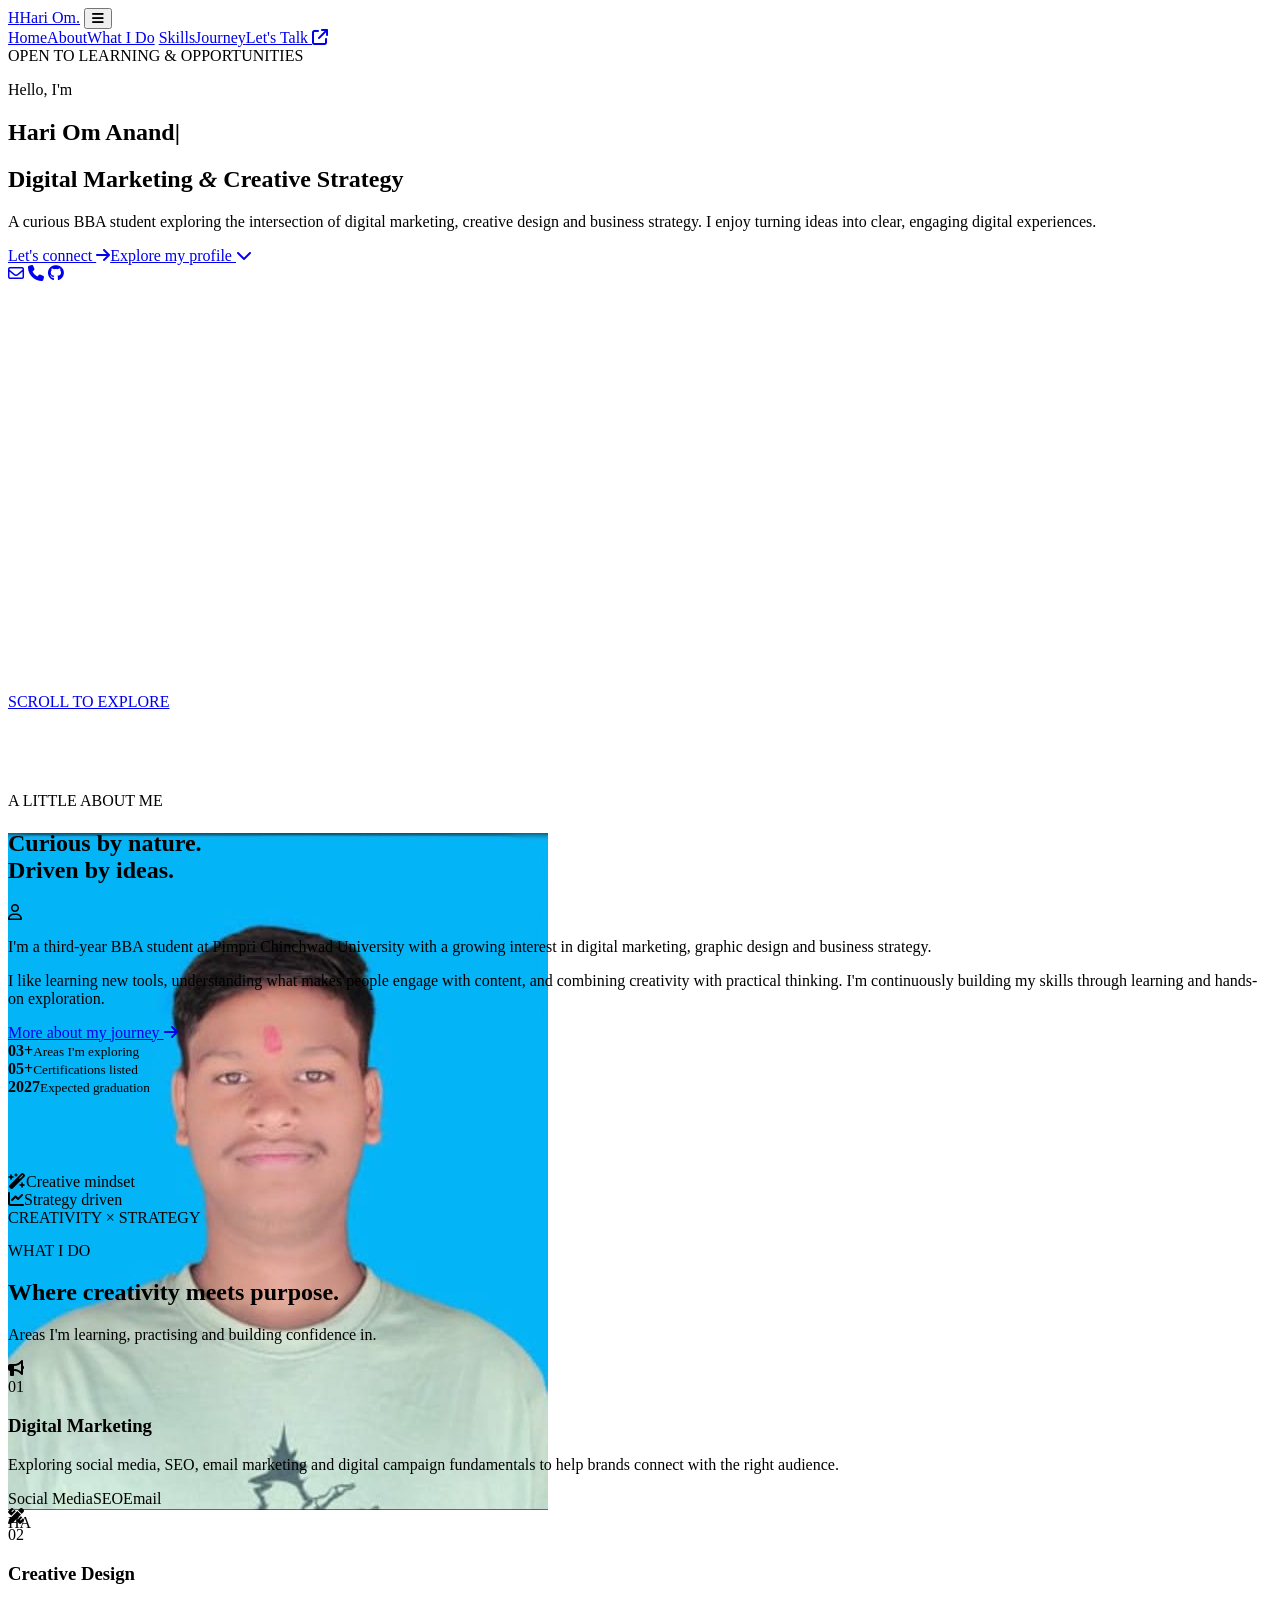
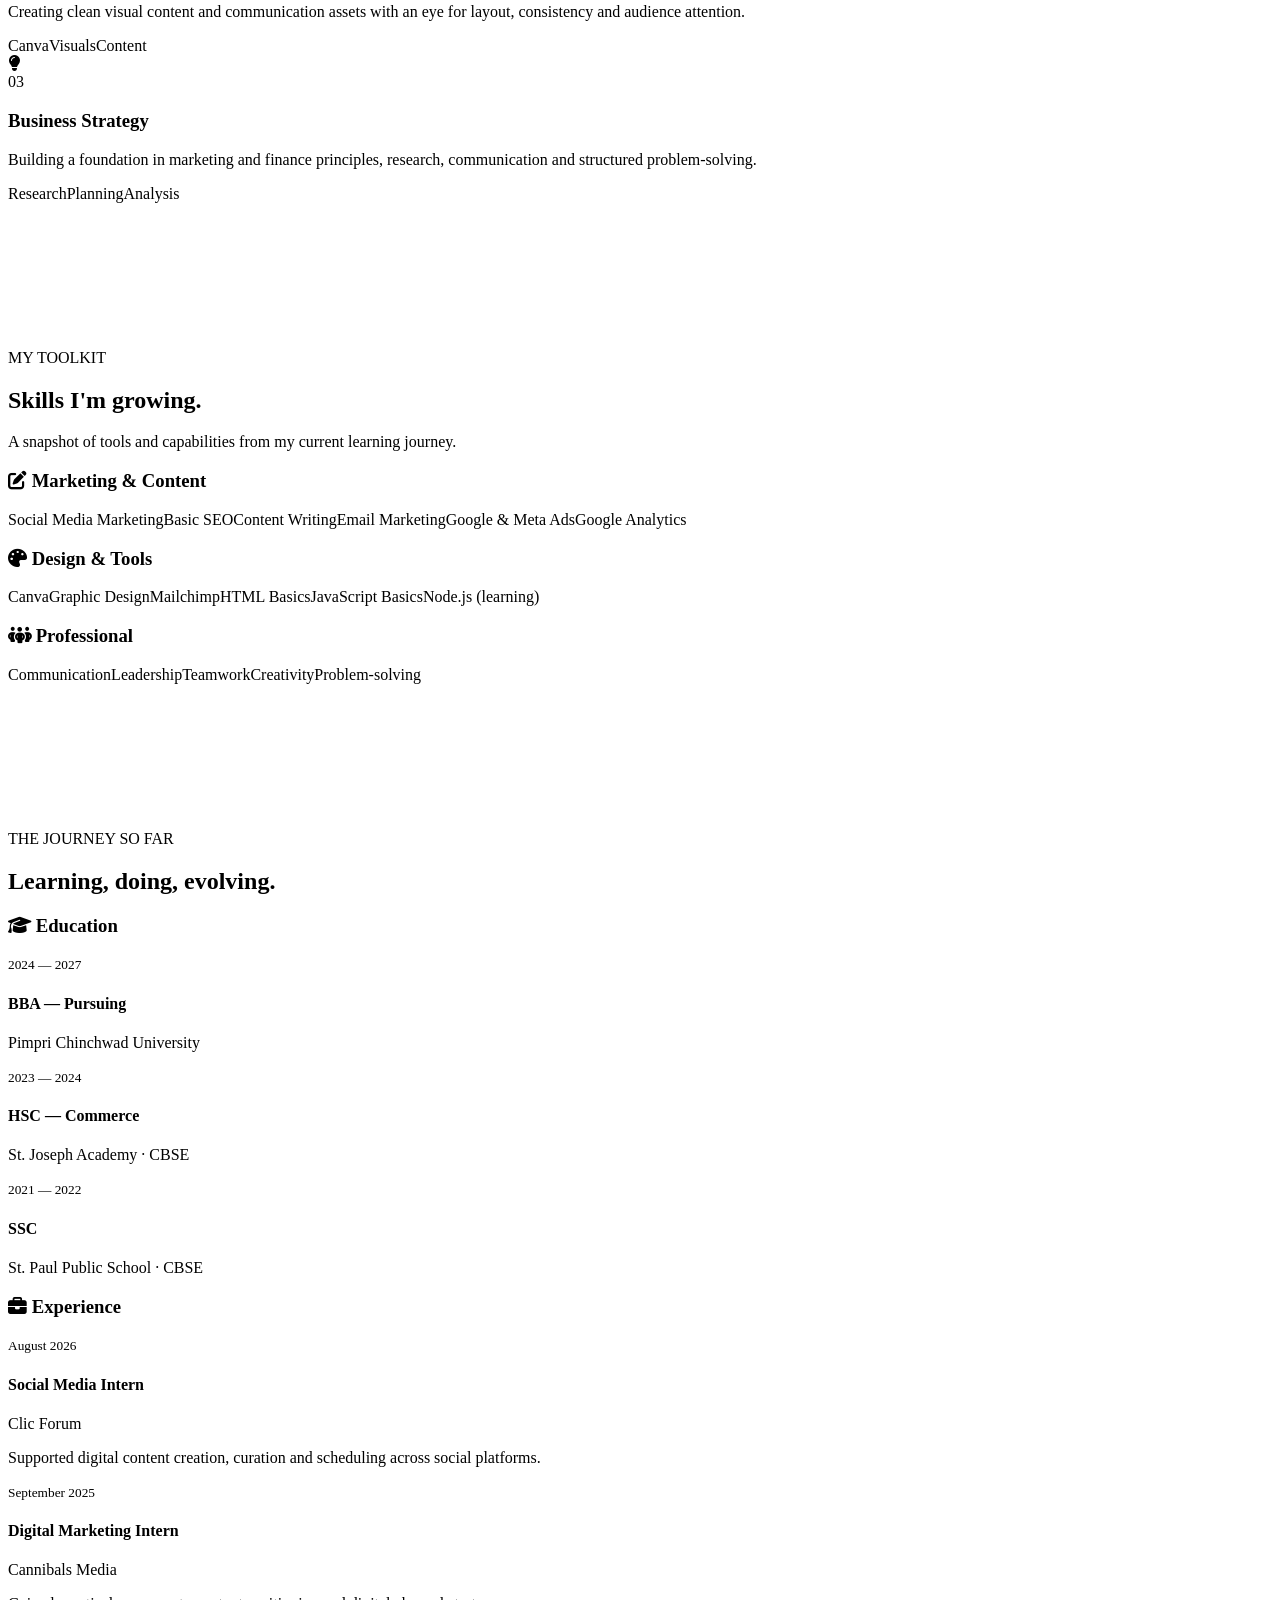
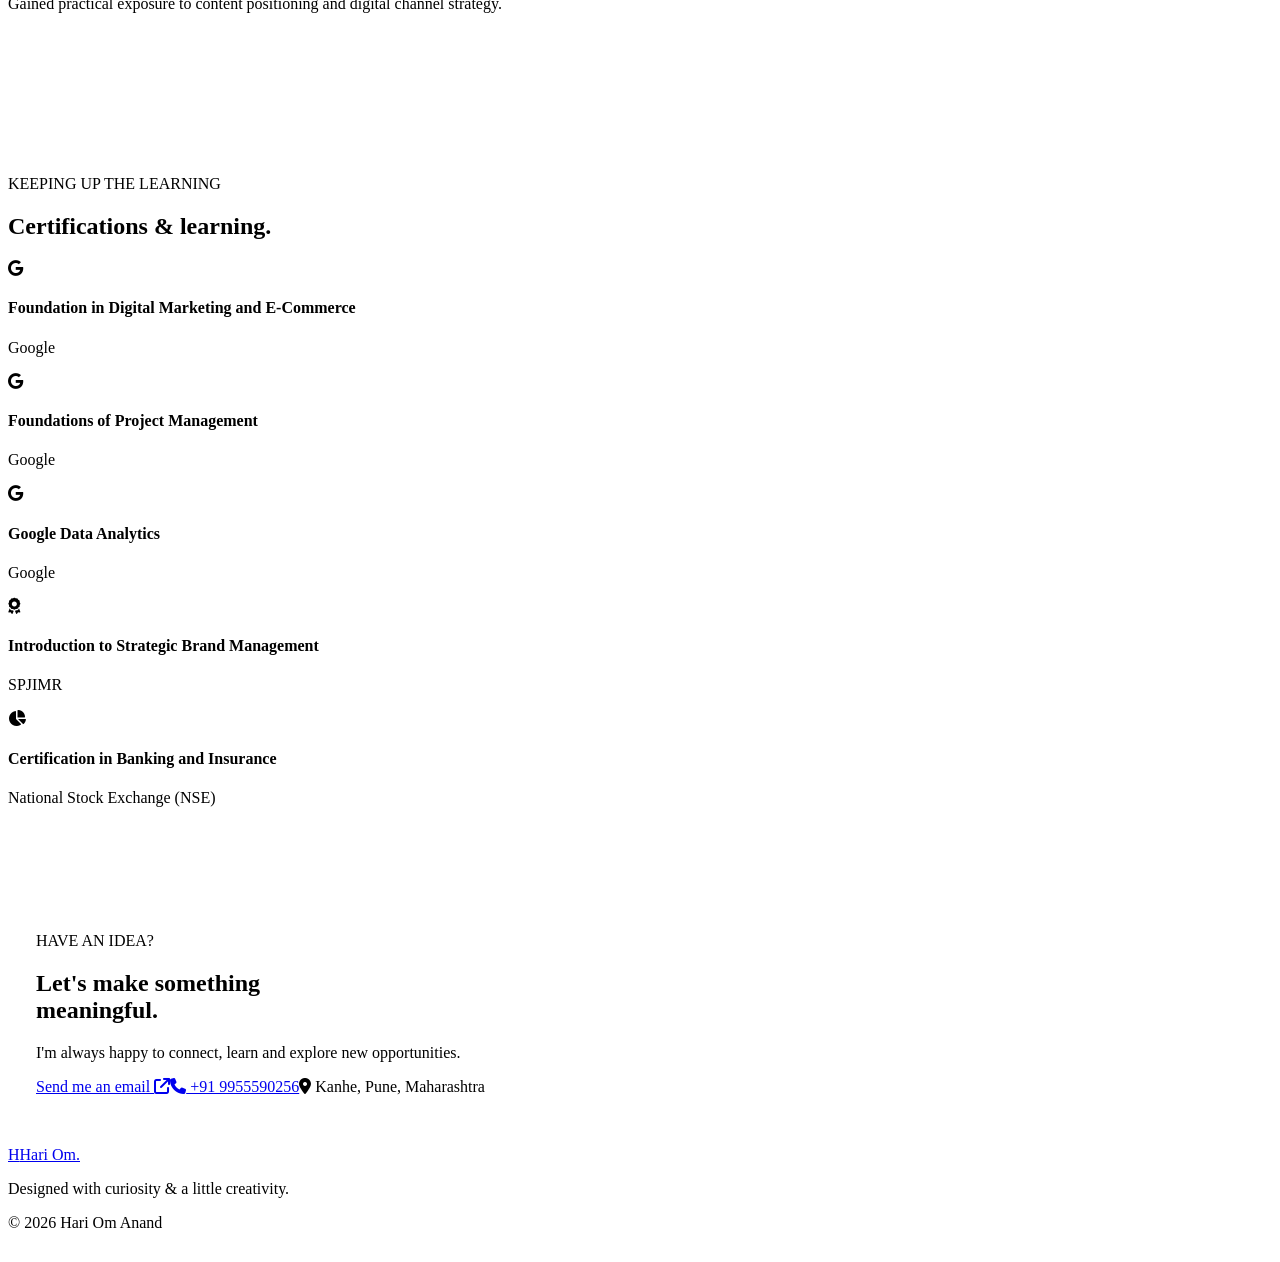
<file: index.html>
<!DOCTYPE html>
<html lang="en">
<head>
  <meta charset="UTF-8">
  <meta name="viewport" content="width=device-width, initial-scale=1.0">
  <meta name="theme-color" content="#090711">
  <meta name="description" content="Hari Om Anand — Digital Marketing, Creative Design and Business Strategy.">
  <title>Hari Om Anand | Creative Digital Portfolio</title>
  <link rel="preconnect" href="https://fonts.googleapis.com">
  <link rel="preconnect" href="https://fonts.gstatic.com" crossorigin>
  <link href="https://fonts.googleapis.com/css2?family=DM+Sans:wght@400;500;600;700&family=Space+Grotesk:wght@400;500;600;700&display=swap" rel="stylesheet">
  <link rel="stylesheet" href="https://cdnjs.cloudflare.com/ajax/libs/font-awesome/6.5.2/css/all.min.css">
  <link rel="stylesheet" href="style.css">
</head>
<body>
  <div class="ambient ambient-one"></div><div class="ambient ambient-two"></div>
  <header class="topbar">
    <a class="brand" href="#home"><span class="brand-mark">H</span><span>Hari Om<span class="brand-accent">.</span></span></a>
    <button class="menu-toggle" aria-label="Toggle navigation" aria-expanded="false"><i class="fa-solid fa-bars"></i></button>
    <nav class="nav-links">
      <a href="#home" class="active">Home</a><a href="#about">About</a><a href="#services">What I Do</a>
      <a href="#skills">Skills</a><a href="#journey">Journey</a><a href="#contact" class="nav-cta">Let's Talk <i class="fa-solid fa-arrow-up-right-from-square"></i></a>
    </nav>
  </header>

  <main>
    <section class="hero section-wrap" id="home">
      <div class="hero-copy reveal">
        <div class="eyebrow"><span class="pulse"></span> OPEN TO LEARNING & OPPORTUNITIES</div>
        <p class="intro">Hello, I'm</p>
        <h1>Hari Om <span>Anand</span><b class="cursor">|</b></h1>
        <h2>Digital Marketing <em>&</em> Creative Strategy</h2>
        <p class="hero-text">A curious BBA student exploring the intersection of digital marketing, creative design and business strategy. I enjoy turning ideas into clear, engaging digital experiences.</p>
        <div class="hero-actions"><a class="button button-primary" href="#contact">Let's connect <i class="fa-solid fa-arrow-right"></i></a><a class="button button-ghost" href="#about">Explore my profile <i class="fa-solid fa-chevron-down"></i></a></div>
        <div class="social-row">
          <a href="mailto:anandhariom31@gmail.com" aria-label="Email"><i class="fa-regular fa-envelope"></i></a>
          <a href="tel:+919955590256" aria-label="Phone"><i class="fa-solid fa-phone"></i></a>
          <a href="https://github.com/hariom0256" target="_blank" rel="noreferrer" aria-label="GitHub"><i class="fa-brands fa-github"></i></a>
        </div>
      </div>
      <div class="hero-visual reveal">
        <div class="orbit orbit-a"></div><div class="orbit orbit-b"></div>
        <div class="portrait-frame"><img src="hariom image.jpg" alt="Portrait of Hari Om Anand" onerror="this.style.display='none';this.parentElement.classList.add('no-photo')"><span class="photo-fallback">HA</span></div>
        <div class="floating-note note-top"><i class="fa-solid fa-wand-magic-sparkles"></i><span>Creative mindset</span></div>
        <div class="floating-note note-bottom"><i class="fa-solid fa-chart-line"></i><span>Strategy driven</span></div>
        <div class="visual-caption">CREATIVITY <span>×</span> STRATEGY</div>
      </div>
      <a class="scroll-hint" href="#about"><span></span> SCROLL TO EXPLORE</a>
    </section>

    <section class="content-section section-wrap" id="about">
      <div class="section-heading reveal"><p class="kicker">A LITTLE ABOUT ME</p><h2>Curious by nature.<br><span>Driven by ideas.</span></h2></div>
      <div class="about-grid">
        <div class="about-card glass reveal"><div class="card-icon"><i class="fa-regular fa-user"></i></div><p>I'm a third-year BBA student at Pimpri Chinchwad University with a growing interest in digital marketing, graphic design and business strategy.</p><p>I like learning new tools, understanding what makes people engage with content, and combining creativity with practical thinking. I'm continuously building my skills through learning and hands-on exploration.</p><a class="text-link" href="#journey">More about my journey <i class="fa-solid fa-arrow-right"></i></a></div>
        <div class="stats-grid reveal"><div class="stat-card"><strong>03<span>+</span></strong><small>Areas I'm exploring</small></div><div class="stat-card"><strong>05<span>+</span></strong><small>Certifications listed</small></div><div class="stat-card stat-wide"><strong>2027</strong><small>Expected graduation</small></div></div>
      </div>
    </section>

    <section class="content-section section-wrap" id="services">
      <div class="section-heading reveal"><p class="kicker">WHAT I DO</p><h2>Where creativity meets <span>purpose.</span></h2><p class="section-subtitle">Areas I'm learning, practising and building confidence in.</p></div>
      <div class="service-grid">
        <article class="service-card reveal"><div class="service-icon"><i class="fa-solid fa-bullhorn"></i></div><span class="card-number">01</span><h3>Digital Marketing</h3><p>Exploring social media, SEO, email marketing and digital campaign fundamentals to help brands connect with the right audience.</p><div class="mini-tags"><span>Social Media</span><span>SEO</span><span>Email</span></div></article>
        <article class="service-card reveal"><div class="service-icon"><i class="fa-solid fa-pen-ruler"></i></div><span class="card-number">02</span><h3>Creative Design</h3><p>Creating clean visual content and communication assets with an eye for layout, consistency and audience attention.</p><div class="mini-tags"><span>Canva</span><span>Visuals</span><span>Content</span></div></article>
        <article class="service-card reveal"><div class="service-icon"><i class="fa-solid fa-lightbulb"></i></div><span class="card-number">03</span><h3>Business Strategy</h3><p>Building a foundation in marketing and finance principles, research, communication and structured problem-solving.</p><div class="mini-tags"><span>Research</span><span>Planning</span><span>Analysis</span></div></article>
      </div>
    </section>

    <section class="content-section section-wrap" id="skills">
      <div class="section-heading reveal"><p class="kicker">MY TOOLKIT</p><h2>Skills I'm <span>growing.</span></h2><p class="section-subtitle">A snapshot of tools and capabilities from my current learning journey.</p></div>
      <div class="skills-panel glass reveal">
        <div class="skill-group"><h3><i class="fa-solid fa-pen-to-square"></i> Marketing & Content</h3><div class="skill-pills"><span>Social Media Marketing</span><span>Basic SEO</span><span>Content Writing</span><span>Email Marketing</span><span>Google & Meta Ads</span><span>Google Analytics</span></div></div>
        <div class="skill-group"><h3><i class="fa-solid fa-palette"></i> Design & Tools</h3><div class="skill-pills"><span>Canva</span><span>Graphic Design</span><span>Mailchimp</span><span>HTML Basics</span><span>JavaScript Basics</span><span>Node.js (learning)</span></div></div>
        <div class="skill-group"><h3><i class="fa-solid fa-people-group"></i> Professional</h3><div class="skill-pills"><span>Communication</span><span>Leadership</span><span>Teamwork</span><span>Creativity</span><span>Problem-solving</span></div></div>
      </div>
    </section>

    <section class="content-section section-wrap" id="journey">
      <div class="section-heading reveal"><p class="kicker">THE JOURNEY SO FAR</p><h2>Learning, doing, <span>evolving.</span></h2></div>
      <div class="journey-grid">
        <div class="glass journey-column reveal"><h3><i class="fa-solid fa-graduation-cap"></i> Education</h3>
          <div class="timeline-item"><span class="timeline-dot"></span><small>2024 — 2027</small><h4>BBA — Pursuing</h4><p>Pimpri Chinchwad University</p></div>
          <div class="timeline-item"><span class="timeline-dot"></span><small>2023 — 2024</small><h4>HSC — Commerce</h4><p>St. Joseph Academy · CBSE</p></div>
          <div class="timeline-item"><span class="timeline-dot"></span><small>2021 — 2022</small><h4>SSC</h4><p>St. Paul Public School · CBSE</p></div>
        </div>
        <div class="glass journey-column reveal"><h3><i class="fa-solid fa-briefcase"></i> Experience</h3>
          <div class="timeline-item"><span class="timeline-dot"></span><small>August 2026</small><h4>Social Media Intern</h4><p>Clic Forum</p><p class="detail">Supported digital content creation, curation and scheduling across social platforms.</p></div>
          <div class="timeline-item"><span class="timeline-dot"></span><small>September 2025</small><h4>Digital Marketing Intern</h4><p>Cannibals Media</p><p class="detail">Gained practical exposure to content positioning and digital channel strategy.</p></div>
        </div>
      </div>
    </section>

    <section class="content-section section-wrap" id="certifications">
      <div class="section-heading reveal"><p class="kicker">KEEPING UP THE LEARNING</p><h2>Certifications & <span>learning.</span></h2></div>
      <div class="cert-grid">
        <div class="cert-card reveal"><i class="fa-brands fa-google"></i><div><h4>Foundation in Digital Marketing and E-Commerce</h4><p>Google</p></div></div>
        <div class="cert-card reveal"><i class="fa-brands fa-google"></i><div><h4>Foundations of Project Management</h4><p>Google</p></div></div>
        <div class="cert-card reveal"><i class="fa-brands fa-google"></i><div><h4>Google Data Analytics</h4><p>Google</p></div></div>
        <div class="cert-card reveal"><i class="fa-solid fa-award"></i><div><h4>Introduction to Strategic Brand Management</h4><p>SPJIMR</p></div></div>
        <div class="cert-card reveal"><i class="fa-solid fa-chart-pie"></i><div><h4>Certification in Banking and Insurance</h4><p>National Stock Exchange (NSE)</p></div></div>
      </div>
    </section>

    <section class="contact-section section-wrap" id="contact">
      <div class="contact-box glass reveal"><div><p class="kicker">HAVE AN IDEA?</p><h2>Let's make something<br><span>meaningful.</span></h2><p class="section-subtitle">I'm always happy to connect, learn and explore new opportunities.</p></div><div class="contact-actions"><a class="button button-primary" href="mailto:anandhariom31@gmail.com">Send me an email <i class="fa-solid fa-arrow-up-right-from-square"></i></a><a class="contact-detail" href="tel:+919955590256"><i class="fa-solid fa-phone"></i> +91 9955590256</a><span class="contact-detail"><i class="fa-solid fa-location-dot"></i> Kanhe, Pune, Maharashtra</span></div></div>
    </section>
  </main>
  <footer class="footer section-wrap"><a class="brand" href="#home"><span class="brand-mark">H</span><span>Hari Om<span class="brand-accent">.</span></span></a><p>Designed with curiosity & a little creativity.</p><span>© <span id="year"></span> Hari Om Anand</span></footer>
  <script src="script.js"></script>
</body>
</html>
</file>
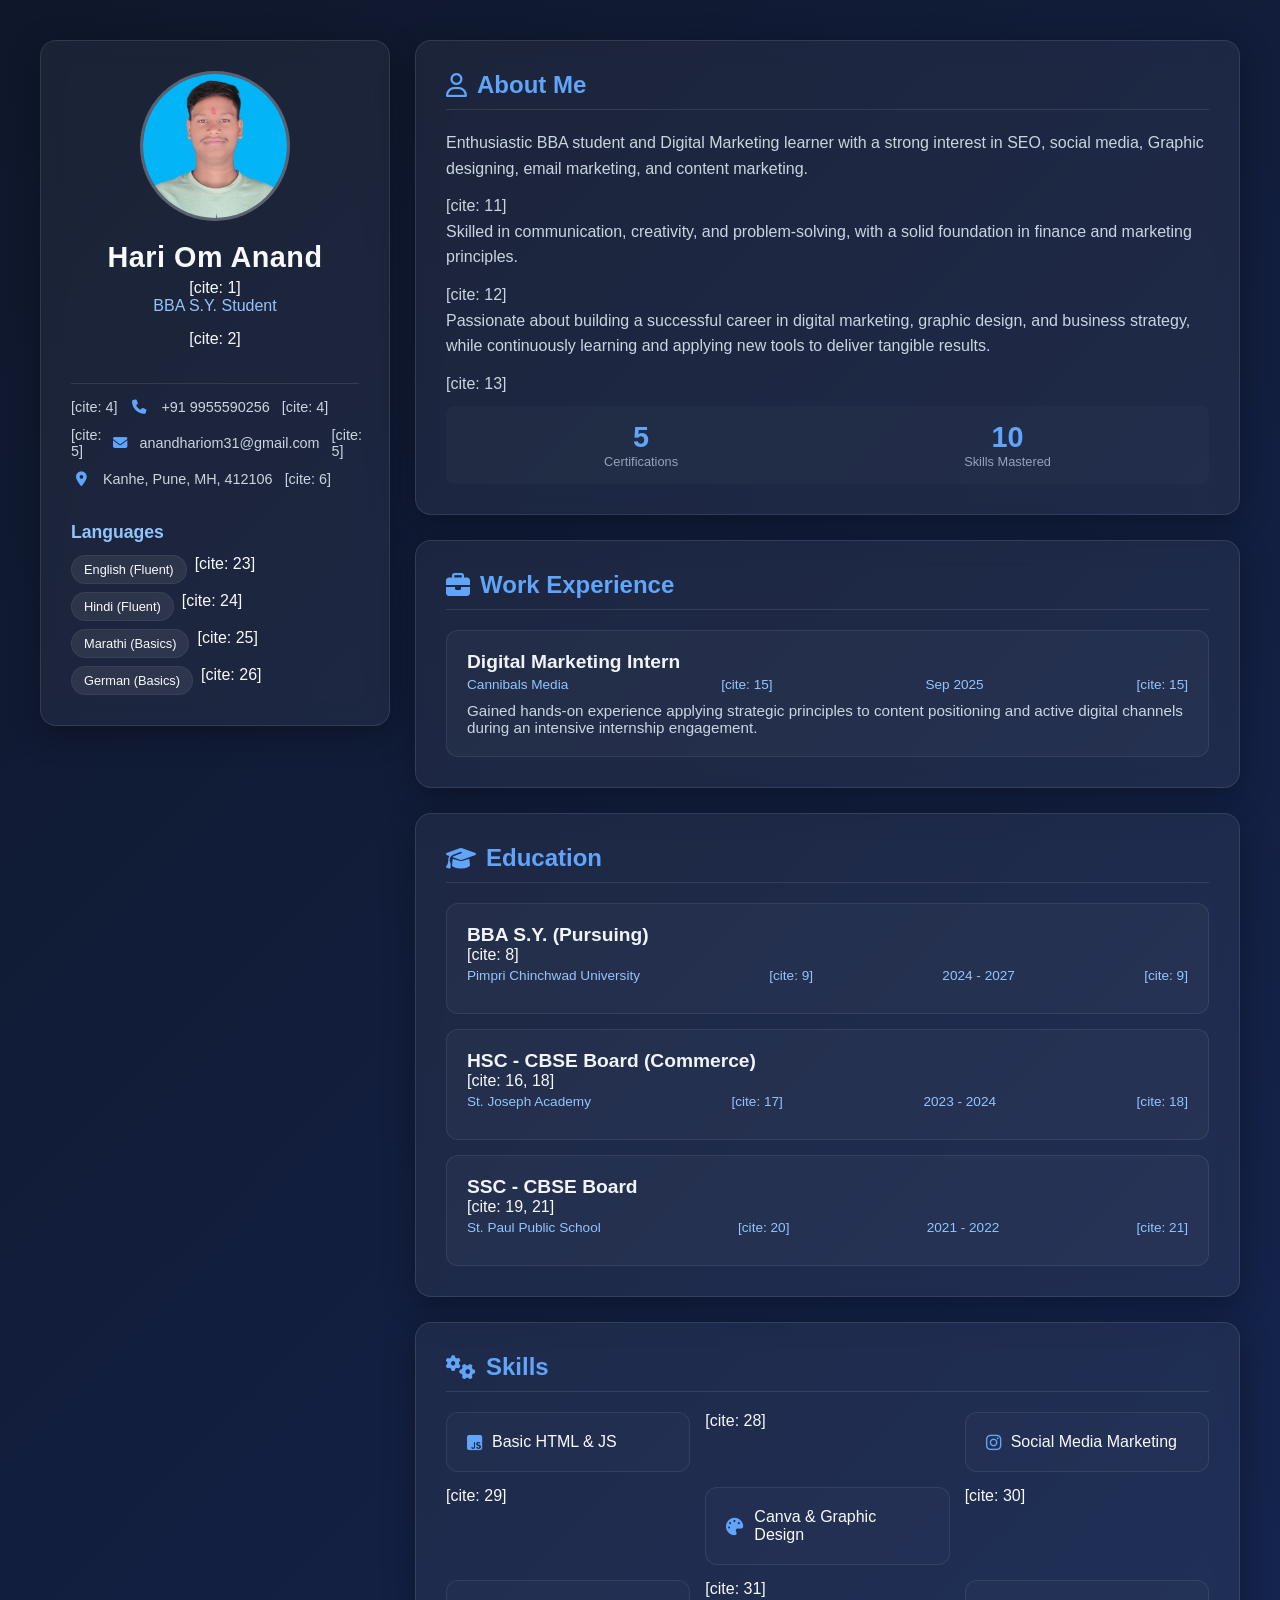
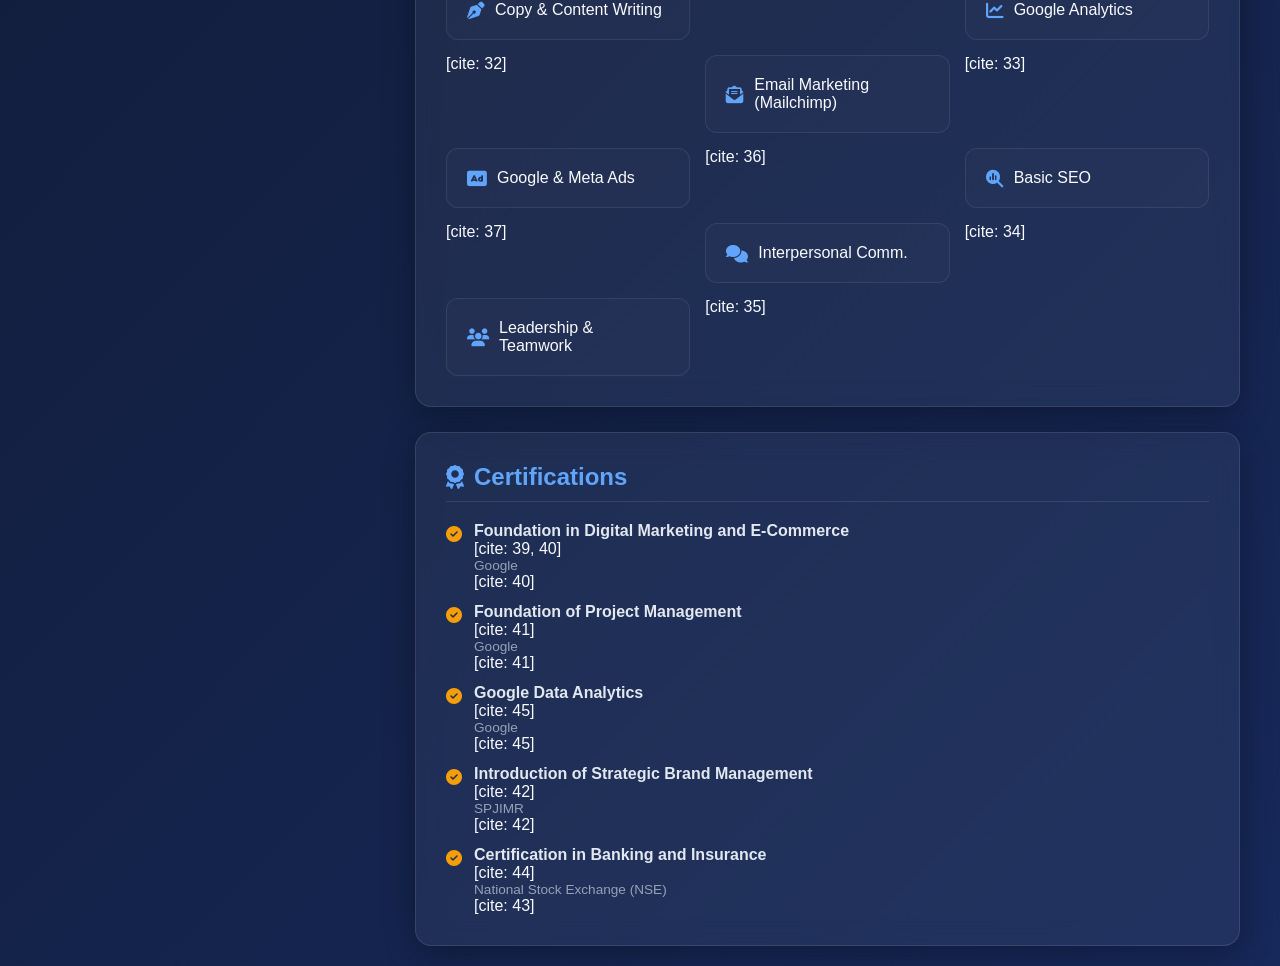
<file: Portfolio/index.html>
<!DOCTYPE html>
<html lang="en">
<head>
    <meta charset="UTF-8">
    <meta name="viewport" content="width=device-width, initial-scale=1.0">
    <title>Hari Om Anand | Portfolio</title>
    <link rel="stylesheet" href="https://cdnjs.cloudflare.com/ajax/libs/font-awesome/6.4.0/css/all.min.css">
    <style>
        /* --- RESET & BASE STYLES --- */
        * {
            margin: 0;
            padding: 0;
            box-sizing: border-box;
            font-family: 'Segoe UI', Tahoma, Geneva, Verdana, sans-serif;
        }

        body {
            background: linear-gradient(135deg, #0f172a, #1e3a8a, #3b82f6);
            background-size: 400% 400%;
            animation: gradientBG 15s ease infinite;
            color: #f8fafc;
            min-height: 100vh;
            overflow-x: hidden;
            padding: 20px;
        }

        @keyframes gradientBG {
            0% { background-position: 0% 50%; }
            50% { background-position: 100% 50%; }
            100% { background-position: 0% 50%; }
        }

        /* --- GLASSMORPHISM UTILITIES --- */
        .glass-panel {
            background: rgba(255, 255, 255, 0.05);
            backdrop-filter: blur(12px);
            -webkit-backdrop-filter: blur(12px);
            border: 1px solid rgba(255, 255, 255, 0.1);
            border-radius: 16px;
            box-shadow: 0 8px 32px 0 rgba(0, 0, 0, 0.3);
        }

        .glass-card {
            background: rgba(255, 255, 255, 0.03);
            border: 1px solid rgba(255, 255, 255, 0.08);
            border-radius: 12px;
            padding: 20px;
            transition: transform 0.3s ease, box-shadow 0.3s ease;
        }

        .glass-card:hover {
            transform: translateY(-5px);
            background: rgba(255, 255, 255, 0.07);
            border-color: rgba(255, 255, 255, 0.15);
        }

        /* --- LAYOUT CONTAINER --- */
        .container {
            max-width: 1200px;
            margin: 0 auto;
            display: grid;
            grid-template-columns: 350px 1fr;
            gap: 25px;
            margin-top: 20px;
        }

        /* --- SIDEBAR (LEFT PANEL) --- */
        aside {
            display: flex;
            flex-direction: column;
            gap: 20px;
            padding: 30px;
            height: fit-content;
            position: sticky;
            top: 20px;
        }

        .profile-section {
            text-align: center;
        }

        .avatar-container {
            width: 150px;
            height: 150px;
            margin: 0 auto 20px;
            border-radius: 50%;
            border: 3px solid rgba(255, 255, 255, 0.2);
            overflow: hidden;
            background: rgba(255, 255, 255, 0.1);
            display: flex;
            align-items: center;
            justify-content: center;
        }

        /* Style adjusted to make sure your uploaded photo fits flawlessly */
        .avatar-container img {
            width: 100%;
            height: 100%;
            object-fit: cover;
            display: block;
        }

        .profile-section h1 {
            font-size: 1.8rem;
            margin-bottom: 5px;
            letter-spacing: 0.5px;
        }

        .profile-section .subtitle {
            font-size: 1rem;
            color: #93c5fd;
            font-weight: 500;
            margin-bottom: 15px;
        }

        .contact-info {
            display: flex;
            flex-direction: column;
            gap: 12px;
            margin-top: 15px;
            padding-top: 15px;
            border-top: 1px solid rgba(255, 255, 255, 0.1);
        }

        .contact-item {
            display: flex;
            align-items: center;
            gap: 12px;
            font-size: 0.9rem;
            color: #cbd5e1;
            text-decoration: none;
        }

        .contact-item i {
            color: #60a5fa;
            width: 20px;
            text-align: center;
        }

        .languages-section {
            margin-top: 15px;
        }

        .languages-section h3 {
            font-size: 1.1rem;
            margin-bottom: 12px;
            color: #93c5fd;
        }

        .lang-tags {
            display: flex;
            flex-wrap: wrap;
            gap: 8px;
        }

        .tag {
            background: rgba(255, 255, 255, 0.08);
            padding: 6px 12px;
            border-radius: 20px;
            font-size: 0.8rem;
            border: 1px solid rgba(255, 255, 255, 0.05);
        }

        /* --- MAIN CONTENT (RIGHT PANEL) --- */
        main {
            display: flex;
            flex-direction: column;
            gap: 25px;
        }

        section {
            padding: 30px;
        }

        section h2 {
            font-size: 1.5rem;
            margin-bottom: 20px;
            color: #60a5fa;
            display: flex;
            align-items: center;
            gap: 10px;
            border-bottom: 1px solid rgba(255, 255, 255, 0.1);
            padding-bottom: 10px;
        }

        /* About Section */
        .about-text {
            line-height: 1.6;
            color: #cbd5e1;
        }
        
        .about-text p {
            margin-bottom: 12px;
        }

        /* Experience & Education Timelines */
        .timeline {
            display: flex;
            flex-direction: column;
            gap: 15px;
        }

        .timeline-item h3 {
            font-size: 1.2rem;
            color: #f1f5f9;
        }

        .timeline-item .meta {
            font-size: 0.85rem;
            color: #93c5fd;
            margin: 4px 0 10px 0;
            display: flex;
            justify-content: space-between;
        }

        /* Skills Grid */
        .skills-grid {
            display: grid;
            grid-template-columns: repeat(auto-fill, minmax(200px, 1fr));
            gap: 15px;
        }

        .skill-node {
            display: flex;
            align-items: center;
            gap: 10px;
            background: rgba(255, 255, 255, 0.02);
        }

        .skill-node i {
            color: #60a5fa;
            font-size: 1.1rem;
        }

        /* Certifications List */
        .certifications-list {
            display: flex;
            flex-direction: column;
            gap: 12px;
        }

        .cert-item {
            display: flex;
            align-items: flex-start;
            gap: 12px;
        }

        .cert-item i {
            color: #f59e0b;
            margin-top: 4px;
        }

        .cert-details h4 {
            font-size: 1rem;
            color: #e2e8f0;
        }

        /* Dynamic Interaction tab styling */
        .interactive-counter {
            display: flex;
            justify-content: space-around;
            text-align: center;
            margin-top: 10px;
            padding: 15px;
            background: rgba(255, 255, 255, 0.02);
            border-radius: 8px;
        }

        .counter-box span {
            display: block;
            font-size: 1.8rem;
            font-weight: bold;
            color: #60a5fa;
        }

        .counter-box p {
            font-size: 0.8rem;
            color: #94a3b8;
        }

        /* --- RESPONSIVE DESIGN --- */
        @media (max-width: 968px) {
            .container {
                grid-template-columns: 1fr;
            }

            aside {
                position: relative;
                top: 0;
                width: 100%;
            }
        }

        @media (max-width: 480px) {
            body {
                padding: 10px;
            }
            
            section, aside {
                padding: 20px;
            }

            .skills-grid {
                grid-template-columns: 1fr;
            }
        }
    </style>
</head>
<body>

    <div class="container">
        
        <aside class="glass-panel">
            <div class="profile-section">
                <div class="avatar-container">
                    <img src="hariom image.jpg" alt="Hari Om Anand">
                </div>
                <h1>Hari Om Anand</h1> [cite: 1]
                <div class="subtitle">BBA S.Y. Student</div> [cite: 2]
            </div>

            <div class="contact-info">
                <a href="tel:+919955590256" class="contact-item"> [cite: 4]
                    <i class="fa-solid fa-phone"></i>
                    <span>+91 9955590256</span> [cite: 4]
                </a>
                <a href="mailto:anandhariom31@gmail.com" class="contact-item"> [cite: 5]
                    <i class="fa-solid fa-envelope"></i>
                    <span>anandhariom31@gmail.com</span> [cite: 5]
                </a>
                <div class="contact-item">
                    <i class="fa-solid fa-location-dot"></i>
                    <span>Kanhe, Pune, MH, 412106</span> [cite: 6]
                </div>
            </div>

            <div class="languages-section">
                <h3>Languages</h3>
                <div class="lang-tags">
                    <span class="tag">English (Fluent)</span> [cite: 23]
                    <span class="tag">Hindi (Fluent)</span> [cite: 24]
                    <span class="tag">Marathi (Basics)</span> [cite: 25]
                    <span class="tag">German (Basics)</span> [cite: 26]
                </div>
            </div>
        </aside>

        <main>
            
            <section class="glass-panel" id="about">
                <h2><i class="fa-regular fa-user"></i> About Me</h2>
                <div class="about-text">
                    <p>Enthusiastic BBA student and Digital Marketing learner with a strong interest in SEO, social media, Graphic designing, email marketing, and content marketing.</p> [cite: 11]
                    <p>Skilled in communication, creativity, and problem-solving, with a solid foundation in finance and marketing principles.</p> [cite: 12]
                    <p>Passionate about building a successful career in digital marketing, graphic design, and business strategy, while continuously learning and applying new tools to deliver tangible results.</p> [cite: 13]
                </div>
                
                <div class="interactive-counter">
                    <div class="counter-box">
                        <span class="count-up" data-target="5">0</span>
                        <p>Certifications</p>
                    </div>
                    <div class="counter-box">
                        <span class="count-up" data-target="10">0</span>
                        <p>Skills Mastered</p>
                    </div>
                </div>
            </section>

            <section class="glass-panel" id="experience">
                <h2><i class="fa-solid fa-briefcase"></i> Work Experience</h2>
                <div class="timeline">
                    <div class="glass-card timeline-item">
                        <h3>Digital Marketing Intern</h3>
                        <div class="meta">
                            <span>Cannibals Media</span> [cite: 15]
                            <span>Sep 2025</span> [cite: 15]
                        </div>
                        <p style="color: #cbd5e1; font-size: 0.95rem;">Gained hands-on experience applying strategic principles to content positioning and active digital channels during an intensive internship engagement.</p>
                    </div>
                </div>
            </section>

            <section class="glass-panel" id="education">
                <h2><i class="fa-solid fa-graduation-cap"></i> Education</h2>
                <div class="timeline">
                    <div class="glass-card timeline-item">
                        <h3>BBA S.Y. (Pursuing)</h3> [cite: 8]
                        <div class="meta">
                            <span>Pimpri Chinchwad University</span> [cite: 9]
                            <span>2024 - 2027</span> [cite: 9]
                        </div>
                    </div>
                    <div class="glass-card timeline-item">
                        <h3>HSC - CBSE Board (Commerce)</h3> [cite: 16, 18]
                        <div class="meta">
                            <span>St. Joseph Academy</span> [cite: 17]
                            <span>2023 - 2024</span> [cite: 18]
                        </div>
                    </div>
                    <div class="glass-card timeline-item">
                        <h3>SSC - CBSE Board</h3> [cite: 19, 21]
                        <div class="meta">
                            <span>St. Paul Public School</span> [cite: 20]
                            <span>2021 - 2022</span> [cite: 21]
                        </div>
                    </div>
                </div>
            </section>

            <section class="glass-panel" id="skills">
                <h2><i class="fa-solid fa-gears"></i> Skills</h2>
                <div class="skills-grid">
                    <div class="glass-card skill-node"><i class="fa-brands fa-square-js"></i> Basic HTML & JS</div> [cite: 28]
                    <div class="glass-card skill-node"><i class="fa-brands fa-instagram"></i> Social Media Marketing</div> [cite: 29]
                    <div class="glass-card skill-node"><i class="fa-solid fa-palette"></i> Canva & Graphic Design</div> [cite: 30]
                    <div class="glass-card skill-node"><i class="fa-solid fa-pen-nib"></i> Copy & Content Writing</div> [cite: 31]
                    <div class="glass-card skill-node"><i class="fa-solid fa-chart-line"></i> Google Analytics</div> [cite: 32]
                    <div class="glass-card skill-node"><i class="fa-solid fa-envelope-open-text"></i> Email Marketing (Mailchimp)</div> [cite: 33]
                    <div class="glass-card skill-node"><i class="fa-solid fa-rectangle-ad"></i> Google & Meta Ads</div> [cite: 36]
                    <div class="glass-card skill-node"><i class="fa-solid fa-magnifying-glass-chart"></i> Basic SEO</div> [cite: 37]
                    <div class="glass-card skill-node"><i class="fa-solid fa-comments"></i> Interpersonal Comm.</div> [cite: 34]
                    <div class="glass-card skill-node"><i class="fa-solid fa-users"></i> Leadership & Teamwork</div> [cite: 35]
                </div>
            </section>

            <section class="glass-panel" id="certifications">
                <h2><i class="fa-solid fa-award"></i> Certifications</h2>
                <div class="certifications-list">
                    <div class="cert-item">
                        <i class="fa-solid fa-circle-check"></i>
                        <div class="cert-details">
                            <h4>Foundation in Digital Marketing and E-Commerce</h4> [cite: 39, 40]
                            <p style="font-size: 0.85rem; color: #94a3b8;">Google</p> [cite: 40]
                        </div>
                    </div>
                    <div class="cert-item">
                        <i class="fa-solid fa-circle-check"></i>
                        <div class="cert-details">
                            <h4>Foundation of Project Management</h4> [cite: 41]
                            <p style="font-size: 0.85rem; color: #94a3b8;">Google</p> [cite: 41]
                        </div>
                    </div>
                    <div class="cert-item">
                        <i class="fa-solid fa-circle-check"></i>
                        <div class="cert-details">
                            <h4>Google Data Analytics</h4> [cite: 45]
                            <p style="font-size: 0.85rem; color: #94a3b8;">Google</p> [cite: 45]
                        </div>
                    </div>
                    <div class="cert-item">
                        <i class="fa-solid fa-circle-check"></i>
                        <div class="cert-details">
                            <h4>Introduction of Strategic Brand Management</h4> [cite: 42]
                            <p style="font-size: 0.85rem; color: #94a3b8;">SPJIMR</p> [cite: 42]
                        </div>
                    </div>
                    <div class="cert-item">
                        <i class="fa-solid fa-circle-check"></i>
                        <div class="cert-details">
                            <h4>Certification in Banking and Insurance</h4> [cite: 44]
                            <p style="font-size: 0.85rem; color: #94a3b8;">National Stock Exchange (NSE)</p> [cite: 43]
                        </div>
                    </div>
                </div>
            </section>

        </main>
    </div>

    <script>
        document.addEventListener('DOMContentLoaded', () => {
            const counters = document.querySelectorAll('.count-up');
            
            counters.forEach(counter => {
                const target = +counter.getAttribute('data-target');
                let count = 0;
                const increment = target / 60; 
                
                const updateCounter = () => {
                    if(count < target) {
                        count += increment;
                        counter.innerText = Math.ceil(count);
                        setTimeout(updateCounter, 25);
                    } else {
                        counter.innerText = target;
                    }
                };
                updateCounter();
            });
        });
    </script>
</body>
</html>
</file>
<file: style.css>
{grid-template-columns:1fr;padding-top:65px;gap:10px}.hero-copy{z-index:3}.hero-visual{height:400px;margin-top:10px}.portrait-frame{height:340px;width:260px}.orbit-a{width:350px;height:250px}.orbit-b{width:390px;height:290px}.note-top{right:0}.note-bottom{left:0}.scroll-hint{bottom:10px}.content-section{padding:65px 0}.about-grid,.journey-grid{grid-template-columns:1fr}.service-grid{grid-template-columns:1fr}.service-card p{min-height:0}.skills-panel{grid-template-columns:1fr}.cert-grid{grid-template-columns:1fr}.contact-box{padding:28px;align-items:flex-start;flex-direction:column}.footer{padding:22px 0;gap:12px;flex-wrap:wrap}.footer>p{order:3;width:100%}}@media(prefers-reduced-motion:reduce){*,*:before,*:after{scroll-behavior:auto!important;animation-duration:.01ms!important;transition-duration:.01ms!important}.reveal{opacity:1;transform:none}}
</file>
